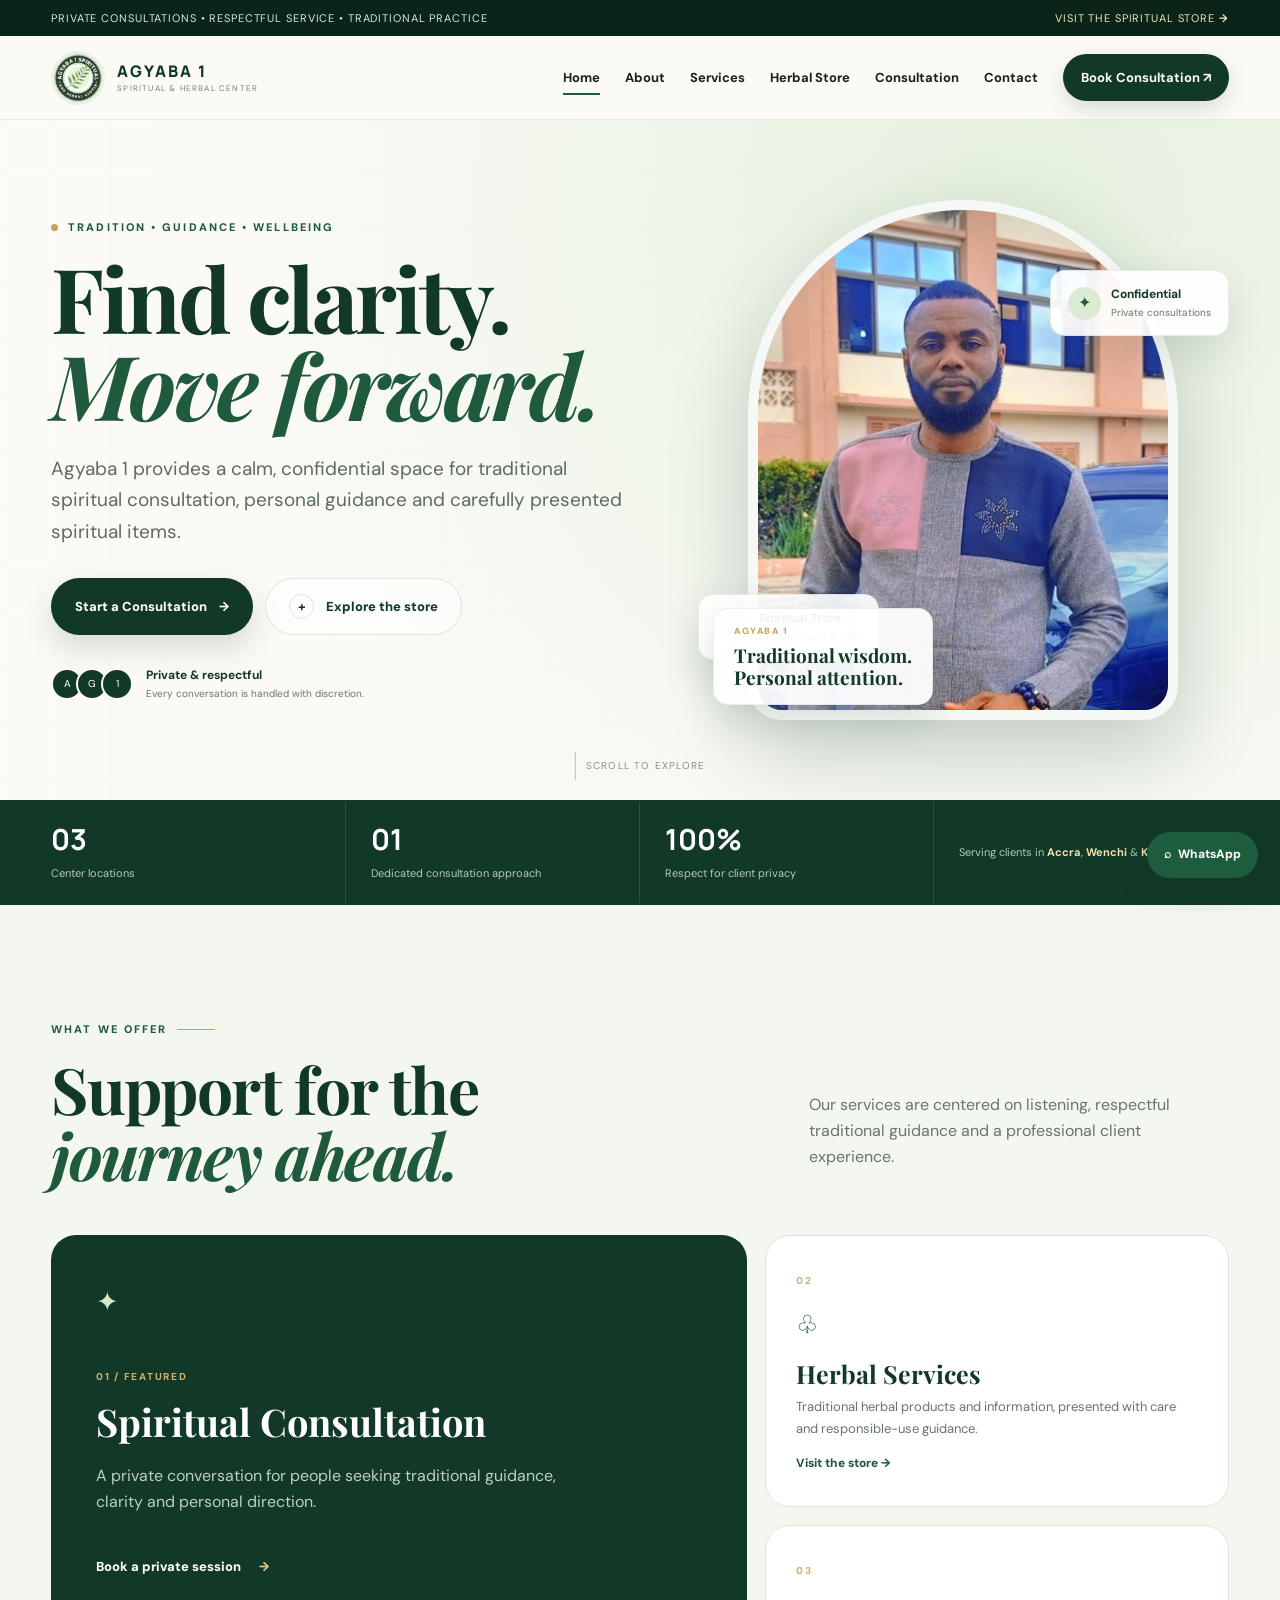
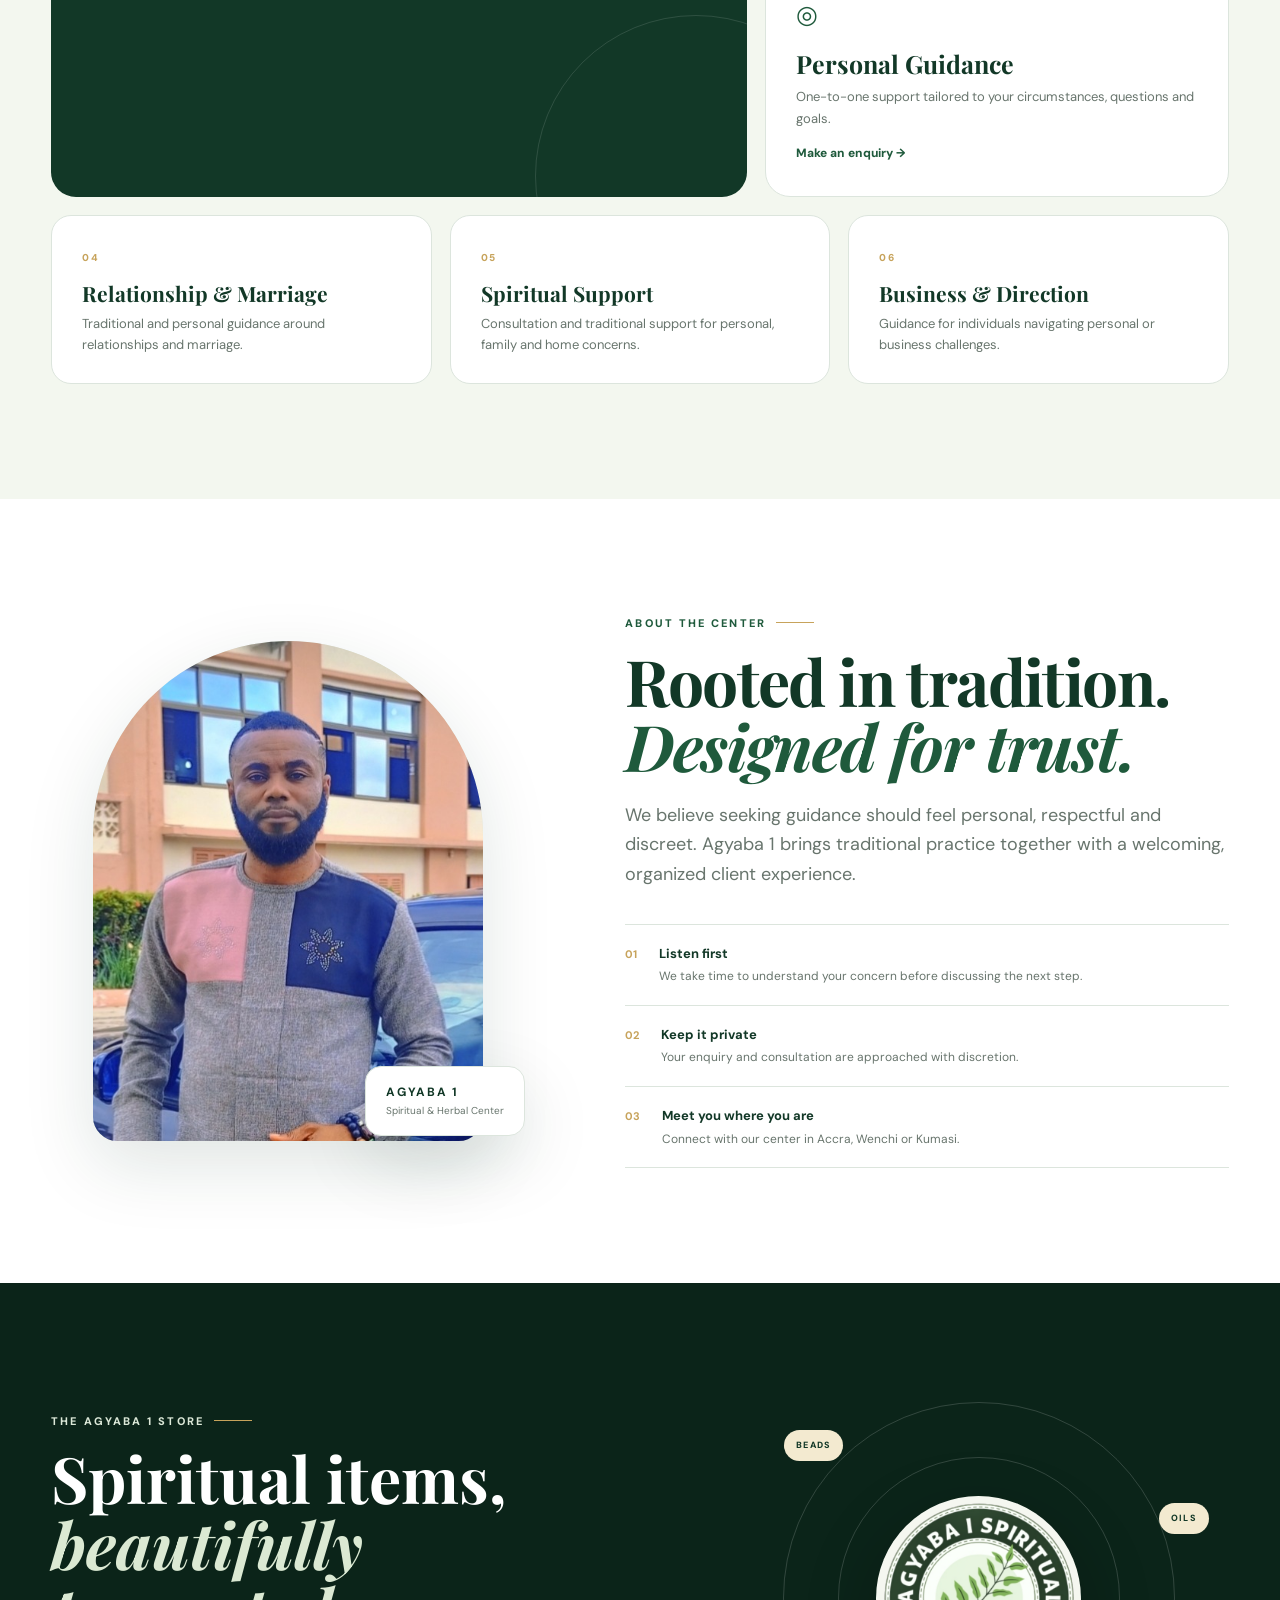
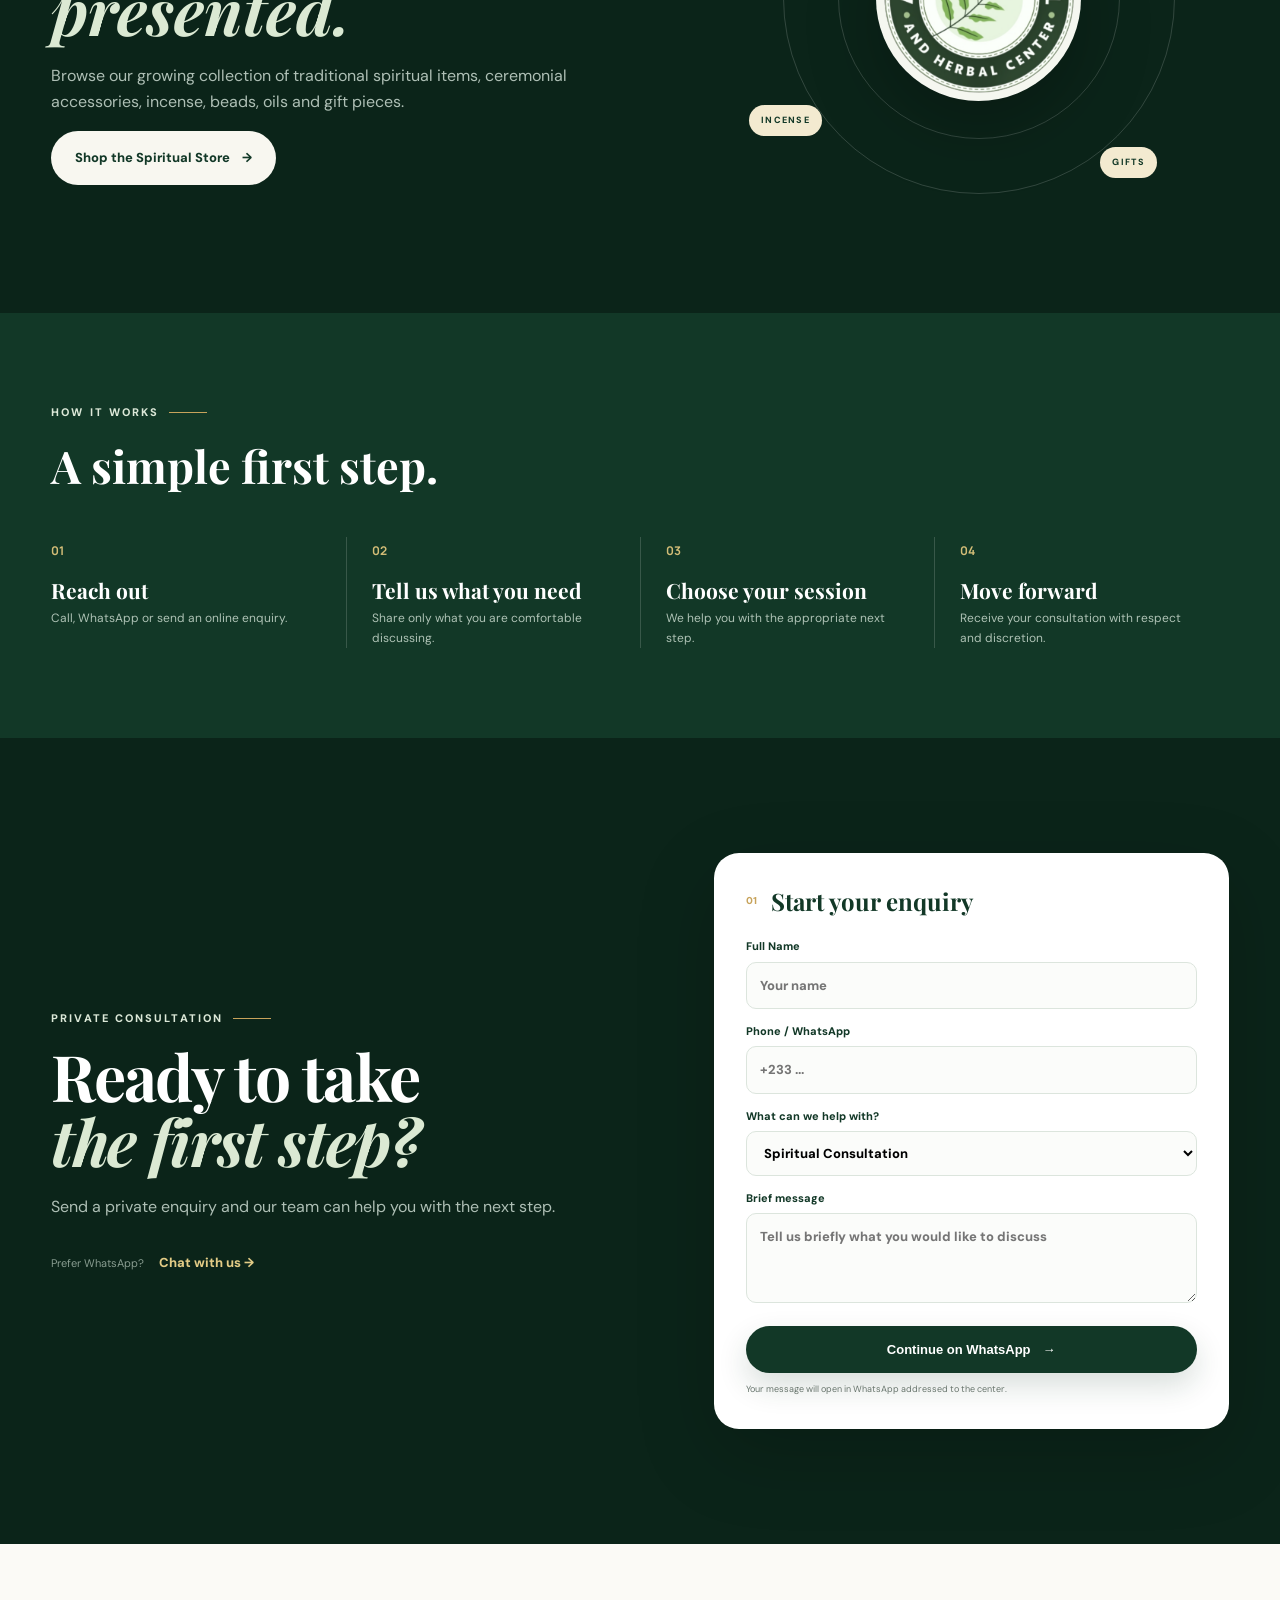
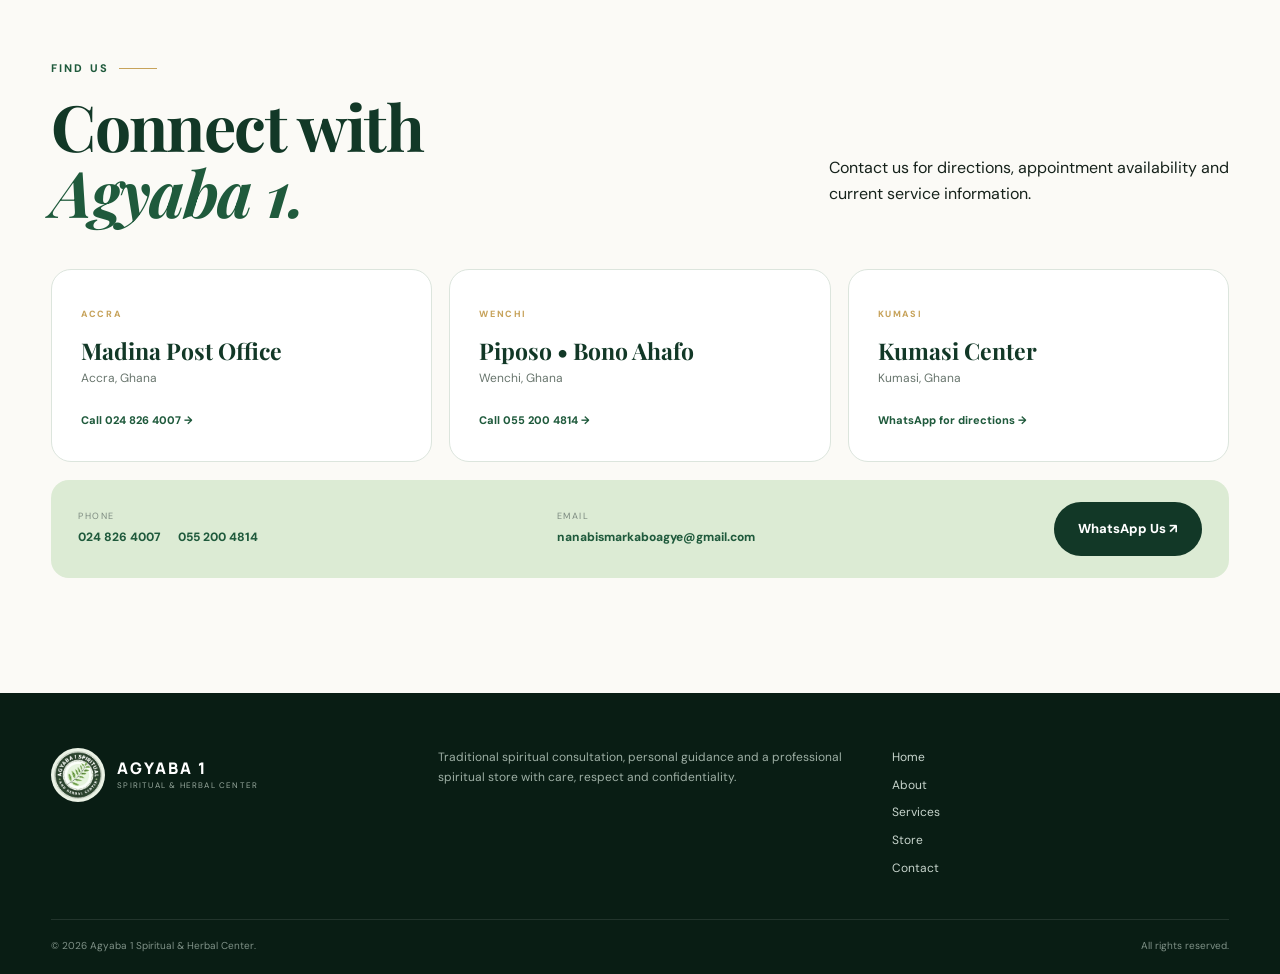
<file: index.html>
<!DOCTYPE html>
<html lang="en">
<head>
<meta charset="UTF-8"><meta name="viewport" content="width=device-width,initial-scale=1.0">
<meta name="description" content="Agyaba 1 Spiritual & Herbal Center — traditional spiritual consultation, personal guidance and a professional spiritual store.">
<title>Agyaba 1 | Spiritual & Herbal Center</title>
<link rel="icon" href="logo.png">
<link rel="preconnect" href="https://fonts.googleapis.com"><link rel="preconnect" href="https://fonts.gstatic.com" crossorigin>
<link href="https://fonts.googleapis.com/css2?family=DM+Sans:wght@400;500;600;700&family=Manrope:wght@600;700;800&family=Playfair+Display:wght@600;700&display=swap" rel="stylesheet">
<link rel="stylesheet" href="styles.css">
</head>
<body>
<div class="announcement"><div class="container announcement-inner"><span>Private consultations • Respectful service • Traditional practice</span><a href="store.html">Visit the Spiritual Store <b>→</b></a></div></div>
<header class="site-header"><nav class="nav container">
<a class="brand" href="index.html"><span class="brand-mark"><img src="logo.png" alt="Agyaba 1 logo"></span><span class="brand-text"><strong>AGYABA 1</strong><small>SPIRITUAL &amp; HERBAL CENTER</small></span></a>
<button class="menu-toggle" aria-label="Open menu">☰</button>
<div class="nav-links"><a class="active" href="index.html">Home</a><a href="#about">About</a><a href="#services">Services</a><a href="store.html">Herbal Store</a><a href="#consultation">Consultation</a><a href="#contact">Contact</a><a class="nav-cta" href="#consultation">Book Consultation ↗</a></div>
</nav></header>

<main>
<section class="hero">
<div class="hero-pattern"></div><div class="container hero-inner">
<div class="hero-copy"><div class="eyebrow"><i></i> TRADITION • GUIDANCE • WELLBEING</div>
<h1>Find clarity.<br><em>Move forward.</em></h1>
<p class="hero-lead">Agyaba 1 provides a calm, confidential space for traditional spiritual consultation, personal guidance and carefully presented spiritual items.</p>
<div class="hero-actions"><a class="btn btn-primary" href="#consultation">Start a Consultation <span>→</span></a><a class="btn btn-ghost" href="store.html"><span class="play">+</span> Explore the store</a></div>
<div class="hero-proof"><div class="avatars"><span>A</span><span>G</span><span>1</span></div><div><strong>Private &amp; respectful</strong><small>Every conversation is handled with discretion.</small></div></div>
</div>
<div class="hero-visual founder-hero">
<div class="portrait-wrap"><img src="founder.jpg" alt="Agyaba 1 founder" class="founder-photo"></div>
<div class="portrait-caption"><span>AGYABA 1</span><strong>Traditional wisdom.<br>Personal attention.</strong></div>
<div class="floating-card card-top"><span class="mini-icon">✦</span><div><b>Confidential</b><small>Private consultations</small></div></div>
<div class="floating-card card-bottom"><span class="mini-icon">♧</span><div><b>Spiritual Store</b><small>Curated items &amp; gifts</small></div></div>
</div></div><div class="scroll-cue"><span></span> Scroll to explore</div>
</section>

<section class="stats"><div class="container stats-grid"><div><strong>03</strong><span>Center locations</span></div><div><strong>01</strong><span>Dedicated consultation approach</span></div><div><strong>100%</strong><span>Respect for client privacy</span></div><div class="stats-note">Serving clients in <b>Accra</b>, <b>Wenchi</b> &amp; <b>Kumasi</b></div></div></section>

<section id="services" class="section services"><div class="container">
<div class="section-kicker">WHAT WE OFFER <span></span></div><div class="section-title-row"><h2>Support for the<br><em>journey ahead.</em></h2><p>Our services are centered on listening, respectful traditional guidance and a professional client experience.</p></div>
<div class="service-feature"><article class="feature-main"><div class="feature-icon">✦</div><span class="service-number">01 / FEATURED</span><h3>Spiritual Consultation</h3><p>A private conversation for people seeking traditional guidance, clarity and personal direction.</p><a class="arrow-link" href="#consultation">Book a private session <span>→</span></a></article>
<div class="service-side"><article><span class="service-number">02</span><div class="service-icon">♧</div><h3>Herbal Services</h3><p>Traditional herbal products and information, presented with care and responsible-use guidance.</p><a href="store.html">Visit the store →</a></article>
<article><span class="service-number">03</span><div class="service-icon">◎</div><h3>Personal Guidance</h3><p>One-to-one support tailored to your circumstances, questions and goals.</p><a href="#consultation">Make an enquiry →</a></article></div></div>
<div class="service-grid"><article><span>04</span><h3>Relationship &amp; Marriage</h3><p>Traditional and personal guidance around relationships and marriage.</p></article><article><span>05</span><h3>Spiritual Support</h3><p>Consultation and traditional support for personal, family and home concerns.</p></article><article><span>06</span><h3>Business &amp; Direction</h3><p>Guidance for individuals navigating personal or business challenges.</p></article></div>
</div></section>

<section id="about" class="section about"><div class="container about-grid">
<div class="about-visual founder-about"><div class="about-photo-frame"><img src="founder.jpg" alt="Agyaba 1 founder"></div><div class="about-badge"><strong>AGYABA 1</strong><span>Spiritual &amp; Herbal Center</span></div></div>
<div class="about-copy"><div class="section-kicker">ABOUT THE CENTER <span></span></div><h2>Rooted in tradition.<br><em>Designed for trust.</em></h2><p class="large">We believe seeking guidance should feel personal, respectful and discreet. Agyaba 1 brings traditional practice together with a welcoming, organized client experience.</p>
<div class="about-points"><div><b>01</b><span><strong>Listen first</strong><small>We take time to understand your concern before discussing the next step.</small></span></div><div><b>02</b><span><strong>Keep it private</strong><small>Your enquiry and consultation are approached with discretion.</small></span></div><div><b>03</b><span><strong>Meet you where you are</strong><small>Connect with our center in Accra, Wenchi or Kumasi.</small></span></div></div></div>
</div></section>

<section class="store-teaser"><div class="container store-teaser-grid"><div><div class="section-kicker light">THE AGYABA 1 STORE <span></span></div><h2>Spiritual items,<br><em>beautifully presented.</em></h2><p>Browse our growing collection of traditional spiritual items, ceremonial accessories, incense, beads, oils and gift pieces.</p><a class="btn btn-light" href="store.html">Shop the Spiritual Store <span>→</span></a></div><div class="store-orbit"><div class="store-center"><img src="logo.png" alt=""></div><span class="orbit-tag tag1">BEADS</span><span class="orbit-tag tag2">OILS</span><span class="orbit-tag tag3">INCENSE</span><span class="orbit-tag tag4">GIFTS</span></div></div></section>

<section class="process"><div class="container"><div class="process-heading"><div class="section-kicker light">HOW IT WORKS <span></span></div><h2>A simple first step.</h2></div><div class="process-grid"><div><span>01</span><h3>Reach out</h3><p>Call, WhatsApp or send an online enquiry.</p></div><div><span>02</span><h3>Tell us what you need</h3><p>Share only what you are comfortable discussing.</p></div><div><span>03</span><h3>Choose your session</h3><p>We help you with the appropriate next step.</p></div><div><span>04</span><h3>Move forward</h3><p>Receive your consultation with respect and discretion.</p></div></div></div></section>

<section id="consultation" class="section consultation"><div class="container consultation-wrap"><div class="consult-copy"><div class="section-kicker light">PRIVATE CONSULTATION <span></span></div><h2>Ready to take<br><em>the first step?</em></h2><p>Send a private enquiry and our team can help you with the next step.</p><div class="direct"><span>Prefer WhatsApp?</span><a href="https://wa.me/233248264007" target="_blank" rel="noopener">Chat with us →</a></div></div>
<form id="consultForm" class="premium-form"><div class="form-title"><span>01</span><h3>Start your enquiry</h3></div><label>Full Name<input name="name" required placeholder="Your name"></label><label>Phone / WhatsApp<input name="phone" required placeholder="+233 ..."></label><label>What can we help with?<select name="service"><option>Spiritual Consultation</option><option>Herbal Services</option><option>Personal Guidance</option><option>Relationship &amp; Marriage Support</option><option>Spiritual Support</option><option>Business &amp; Personal Direction</option></select></label><label>Brief message<textarea name="message" rows="3" placeholder="Tell us briefly what you would like to discuss"></textarea></label><button class="btn btn-primary" type="submit">Continue on WhatsApp <span>→</span></button><small>Your message will open in WhatsApp addressed to the center.</small></form></div></section>

<section id="contact" class="section contact"><div class="container"><div class="section-kicker">FIND US <span></span></div><div class="contact-head"><h2>Connect with<br><em>Agyaba 1.</em></h2><p>Contact us for directions, appointment availability and current service information.</p></div><div class="location-grid"><div class="location-card"><span>ACCRA</span><h3>Madina Post Office</h3><p>Accra, Ghana</p><a href="tel:+233248264007">Call 024 826 4007 →</a></div><div class="location-card"><span>WENCHI</span><h3>Piposo • Bono Ahafo</h3><p>Wenchi, Ghana</p><a href="tel:+233552004814">Call 055 200 4814 →</a></div><div class="location-card"><span>KUMASI</span><h3>Kumasi Center</h3><p>Kumasi, Ghana</p><a href="https://wa.me/233248264007" target="_blank" rel="noopener">WhatsApp for directions →</a></div></div>
<div class="contact-strip"><div><small>PHONE</small><a href="tel:+233248264007">024 826 4007</a><a href="tel:+233552004814">055 200 4814</a></div><div><small>EMAIL</small><a href="mailto:nanabismarkaboagye@gmail.com">nanabismarkaboagye@gmail.com</a></div><a class="btn btn-dark" href="https://wa.me/233248264007" target="_blank" rel="noopener">WhatsApp Us ↗</a></div></div></section>
</main>
<footer><div class="container footer-top"><div class="brand footer-brand"><span class="brand-mark"><img src="logo.png" alt=""></span><span class="brand-text"><strong>AGYABA 1</strong><small>SPIRITUAL &amp; HERBAL CENTER</small></span></div><p>Traditional spiritual consultation, personal guidance and a professional spiritual store with care, respect and confidentiality.</p><div class="footer-links"><a href="index.html">Home</a><a href="#about">About</a><a href="#services">Services</a><a href="store.html">Store</a><a href="#contact">Contact</a></div></div><div class="container copyright"><span>© 2026 Agyaba 1 Spiritual &amp; Herbal Center.</span><span>All rights reserved.</span></div></footer>
<a class="floating-wa" href="https://wa.me/233248264007" target="_blank" rel="noopener">⌕<span>WhatsApp</span></a>
<script src="script.js"></script>
</body></html>
</file>
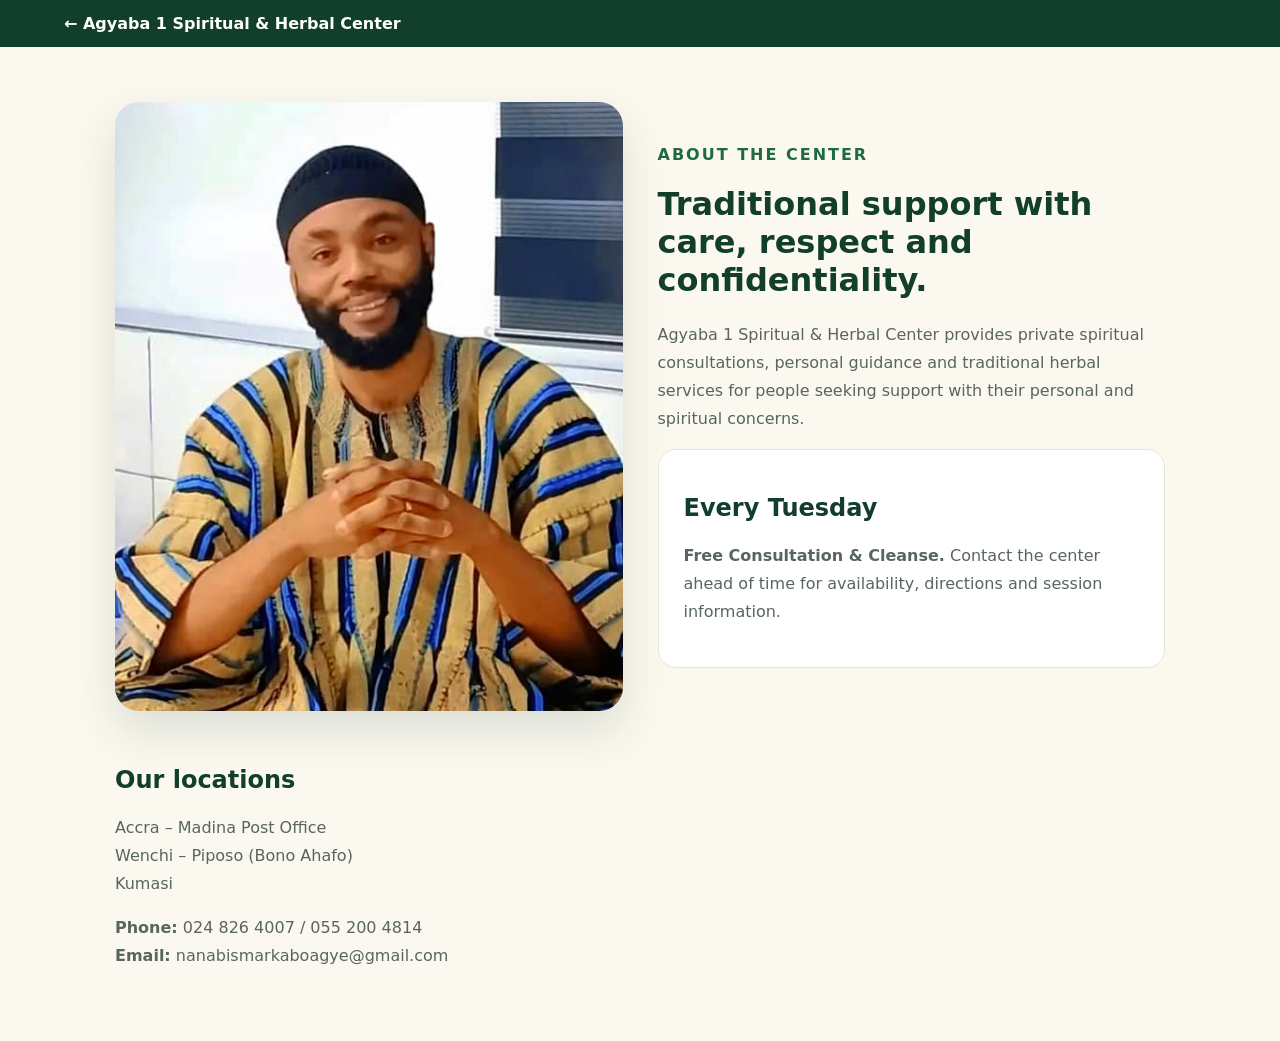
<file: about.html>
<!doctype html><html lang="en"><head><meta charset="utf-8"><meta name="viewport" content="width=device-width,initial-scale=1"><title>About | Agyaba 1 Spiritual & Herbal Center</title><style>body{margin:0;font-family:system-ui,-apple-system,Segoe UI,Roboto,Arial;background:#fbf8ef;color:#17231d}header{background:#123f2b;color:white;padding:14px 5%}header a{color:white;text-decoration:none;font-weight:800}.wrap{max-width:1050px;margin:auto;padding:55px 5%}.grid{display:grid;grid-template-columns:1fr 1fr;gap:35px;align-items:center}.grid img{width:100%;border-radius:24px;box-shadow:0 20px 45px #123f2b22}h1,h2{color:#123f2b}p{line-height:1.75;color:#58665e}.box{background:white;padding:25px;border-radius:18px;border:1px solid #e8e4d7}@media(max-width:750px){.grid{grid-template-columns:1fr}}</style></head><body><header><a href="index.html">← Agyaba 1 Spiritual & Herbal Center</a></header><main class="wrap"><div class="grid"><img src="agyaba1-founder.jpg" alt="Agyaba 1 Spiritual & Herbal Center founder"><div><div style="letter-spacing:2px;font-weight:900;color:#1f6a46">ABOUT THE CENTER</div><h1>Traditional support with care, respect and confidentiality.</h1><p>Agyaba 1 Spiritual & Herbal Center provides private spiritual consultations, personal guidance and traditional herbal services for people seeking support with their personal and spiritual concerns.</p><div class="box"><h2>Every Tuesday</h2><p><strong>Free Consultation & Cleanse.</strong> Contact the center ahead of time for availability, directions and session information.</p></div></div></div><section style="margin-top:55px"><h2>Our locations</h2><p>Accra – Madina Post Office<br>Wenchi – Piposo (Bono Ahafo)<br>Kumasi</p><p><strong>Phone:</strong> 024 826 4007 / 055 200 4814<br><strong>Email:</strong> nanabismarkaboagye@gmail.com</p></section></main></body></html>
</file>
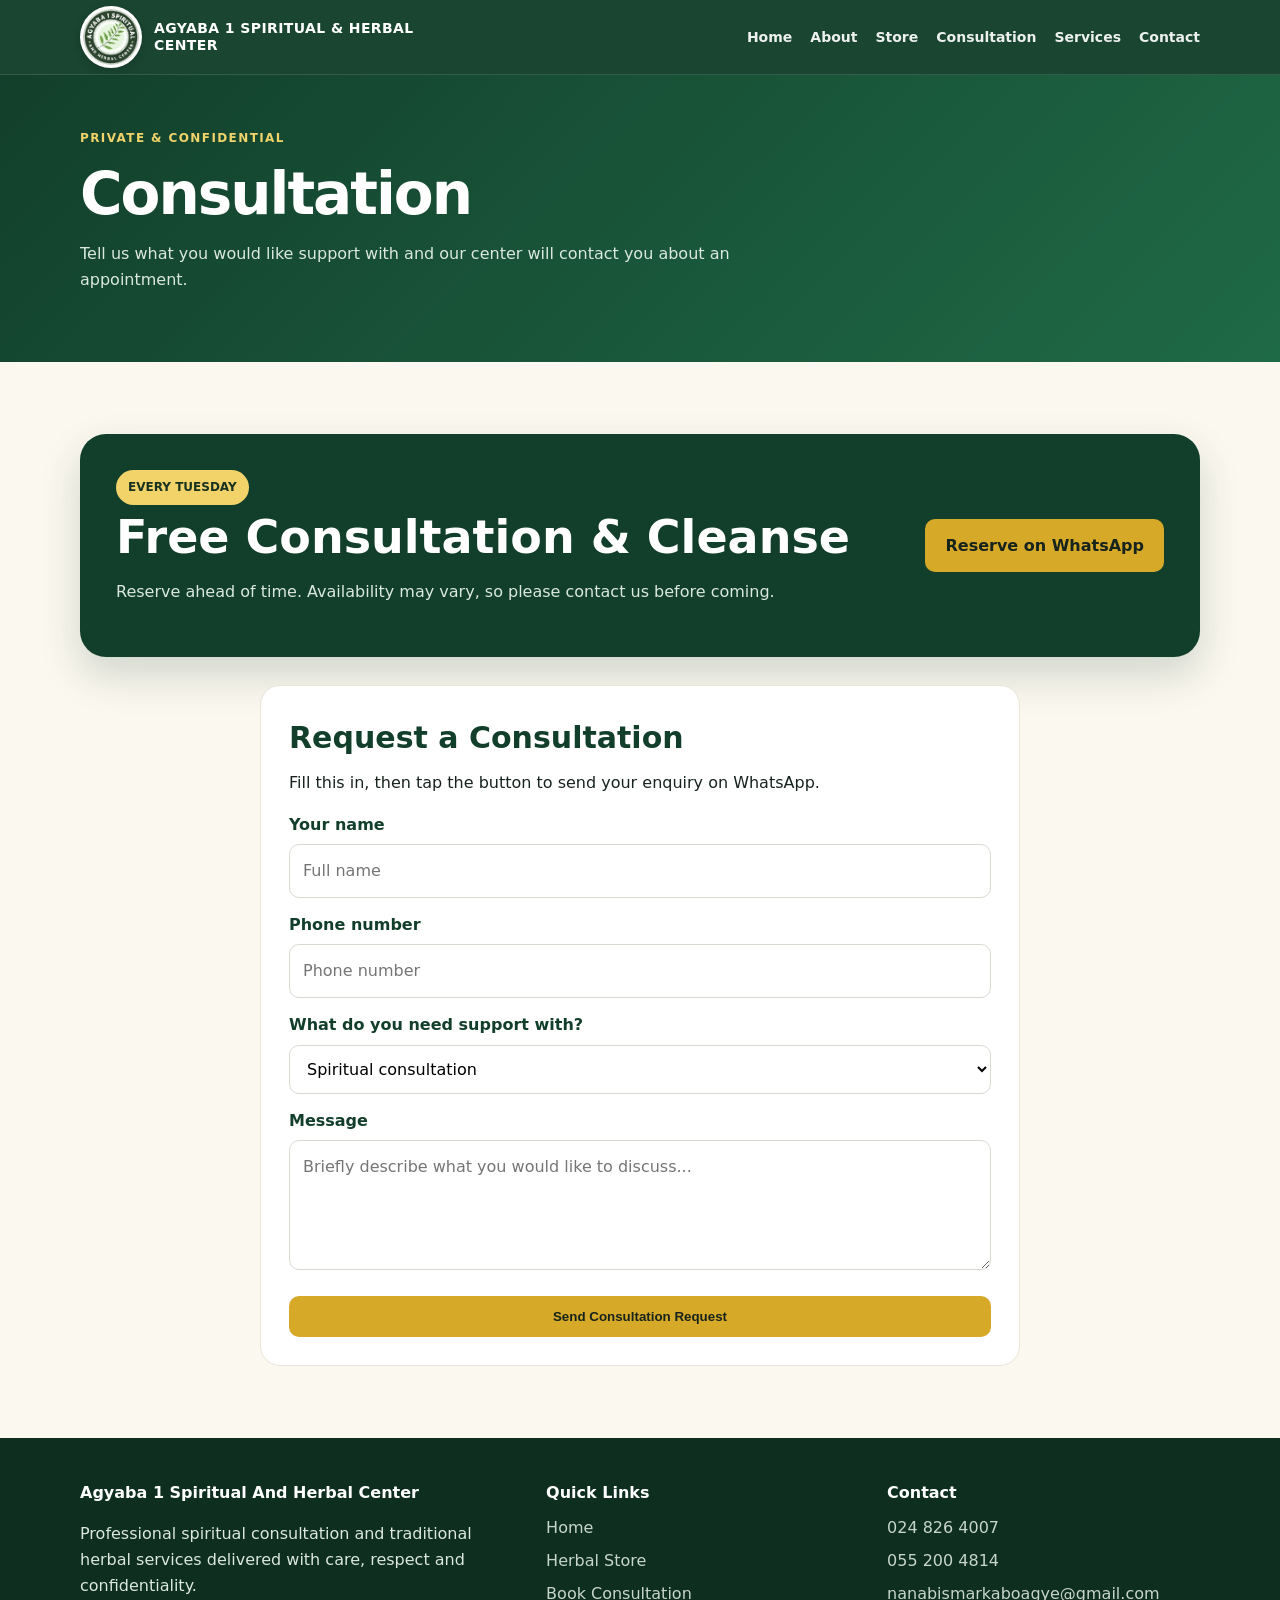
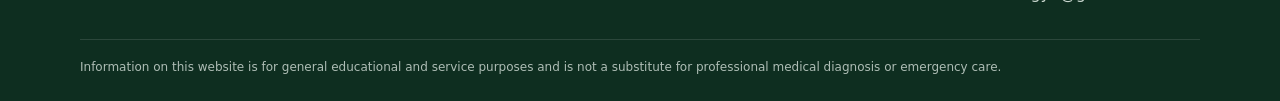
<file: consultation.html>
<!doctype html><html lang="en"><head><meta charset="utf-8"><meta name="viewport" content="width=device-width,initial-scale=1"><meta name="description" content="Agyaba 1 Spiritual And Herbal Center — spiritual consultation, traditional herbal services, store and Tuesday free consultation and cleanse."><title>Agyaba 1 | Consultation</title><style>
:root{
  --green:#123f2b; --green2:#1f6a46; --cream:#fbf8ef; --gold:#d6a928;
  --ink:#17231d; --muted:#647067; --white:#fff; --line:#e8e4d7;
}
*{box-sizing:border-box} html{scroll-behavior:smooth}
body{margin:0;font-family:Inter,system-ui,-apple-system,Segoe UI,Roboto,Arial,sans-serif;color:var(--ink);background:var(--cream);line-height:1.6}
a{text-decoration:none;color:inherit}.container{width:min(1120px,92%);margin:auto}
header{position:sticky;top:0;z-index:50;background:rgba(18,63,43,.97);color:#fff;border-bottom:1px solid rgba(255,255,255,.12)}
.nav{min-height:74px;display:flex;align-items:center;justify-content:space-between;gap:18px}
.brand{display:flex;align-items:center;gap:12px;font-weight:800;letter-spacing:.4px}
.brand img{width:62px;height:62px;object-fit:cover;border-radius:50%;background:#fff;padding:3px;flex:0 0 62px;box-shadow:0 3px 10px rgba(0,0,0,.16)}
.brand span{max-width:280px;font-size:14px;line-height:1.2}
nav{display:flex;gap:18px;align-items:center}nav a{font-size:14px;font-weight:700;opacity:.92}nav a:hover{color:#f4d56b}
.menu{display:none;background:none;border:1px solid rgba(255,255,255,.3);color:#fff;padding:8px 10px;border-radius:9px}
.hero{padding:72px 0 58px;background:radial-gradient(circle at 15% 15%,#e6f0e7 0,#fbf8ef 42%,#f4efe0 100%)}
.hero-grid{display:grid;grid-template-columns:1.05fr .95fr;gap:46px;align-items:center}
.badge{display:inline-block;background:#e4f0e6;color:var(--green);padding:7px 13px;border-radius:999px;font-size:12px;font-weight:800;letter-spacing:.6px}
h1{font-size:clamp(42px,6vw,72px);line-height:.98;margin:18px 0 18px;color:var(--green);letter-spacing:-2px}
.hero h1 span{color:var(--gold)}.lead{font-size:18px;color:#4f5e54;max-width:650px}
.actions{display:flex;flex-wrap:wrap;gap:12px;margin-top:28px}.btn{display:inline-flex;align-items:center;justify-content:center;padding:13px 19px;border-radius:10px;font-weight:800;border:1px solid transparent}
.btn-primary{background:var(--gold);color:#17231d}.btn-dark{background:var(--green);color:#fff}.btn-outline{border-color:#c8c8bc;color:var(--green);background:#fff}
.hero-card{background:#fff;border:1px solid var(--line);border-radius:24px;padding:24px;box-shadow:0 18px 50px rgba(22,44,33,.10)}
.hero-card img{width:100%;max-height:390px;object-fit:contain;display:block}
.section{padding:72px 0}.section.alt{background:#fff}.section-head{text-align:center;max-width:720px;margin:0 auto 38px}.eyebrow{color:var(--green2);font-size:12px;font-weight:900;letter-spacing:1.4px;text-transform:uppercase}
h2{font-size:clamp(30px,4vw,46px);line-height:1.08;margin:8px 0 12px;color:var(--green)}.section-head p{color:var(--muted)}
.grid{display:grid;grid-template-columns:repeat(3,1fr);gap:18px}
.card{background:#fff;border:1px solid var(--line);border-radius:18px;padding:24px;box-shadow:0 8px 25px rgba(22,44,33,.05)}
.card h3{margin:10px 0 7px;color:var(--green)}.icon{width:46px;height:46px;border-radius:12px;background:#e8f0e7;display:grid;place-items:center;font-size:22px}
.tuesday{background:var(--green);color:#fff;border-radius:26px;padding:36px;display:grid;grid-template-columns:1fr auto;gap:24px;align-items:center;box-shadow:0 18px 40px rgba(18,63,43,.18)}
.tuesday h2{color:#fff}.tuesday p{color:#dbe8df}.pill{display:inline-block;background:#f1d36a;color:#17321f;padding:8px 12px;border-radius:999px;font-weight:900;font-size:12px}
.list{padding-left:20px}.list li{margin:8px 0}
.info{display:grid;grid-template-columns:repeat(3,1fr);gap:18px}.info .card strong{display:block;color:var(--green);margin-bottom:4px}
.cta{background:#eadfbf}.cta-box{display:flex;align-items:center;justify-content:space-between;gap:24px}
footer{background:#0e2e20;color:#dbe7df;padding:42px 0 24px}.footer-grid{display:grid;grid-template-columns:1.4fr 1fr 1fr;gap:28px}.footer-title{color:#fff;font-weight:900;margin-bottom:10px}footer a{display:block;margin:7px 0;color:#c7d5cd}
.disclaimer{font-size:12px;color:#aebdb5;border-top:1px solid rgba(255,255,255,.12);margin-top:25px;padding-top:18px}
.page-hero{padding:54px 0;background:linear-gradient(135deg,#123f2b,#1f6a46);color:#fff}.page-hero h1{color:#fff;font-size:clamp(38px,5vw,58px)}.page-hero p{color:#dbe8df;max-width:720px}
.products{display:grid;grid-template-columns:repeat(3,1fr);gap:20px}.product .price{font-size:22px;font-weight:900;color:var(--green);margin:12px 0}
.form{max-width:760px;margin:auto;background:#fff;padding:28px;border-radius:20px;border:1px solid var(--line)}label{display:block;font-weight:800;color:var(--green);margin:14px 0 7px}input,select,textarea{width:100%;padding:13px;border:1px solid #d8d9d1;border-radius:10px;font:inherit;background:#fff}textarea{min-height:130px}
.note{padding:16px;border-left:4px solid var(--gold);background:#fff8dc;border-radius:8px;margin:20px 0}
@media(max-width:800px){.brand img{width:58px;height:58px;flex-basis:58px}.brand span{max-width:210px;font-size:13px}nav{display:none}.menu{display:block}.nav.open nav{display:flex;position:absolute;left:0;right:0;top:74px;background:var(--green);padding:16px;flex-direction:column;align-items:flex-start}.hero-grid,.tuesday,.cta-box{grid-template-columns:1fr;display:grid}.grid,.products,.info,.footer-grid{grid-template-columns:1fr}.hero{padding-top:44px}.section{padding:54px 0}}
</style></head><body>
<header><div class="container nav" id="nav">
<a class="brand" href="index.html"><img src="logo.png" alt="Agyaba 1 logo"><span>AGYABA 1 SPIRITUAL & HERBAL CENTER</span></a>
<button class="menu" onclick="document.getElementById('nav').classList.toggle('open')">☰</button>
<nav>
<a href="index.html">Home</a><a href="about.html">About</a><a href="store.html">Store</a><a href="consultation.html">Consultation</a><a href="index.html#services">Services</a><a href="index.html#contact">Contact</a>
</nav></div></header>

<main><section class="page-hero"><div class="container"><div class="eyebrow" style="color:#f1d36a">PRIVATE & CONFIDENTIAL</div><h1>Consultation</h1><p>Tell us what you would like support with and our center will contact you about an appointment.</p></div></section>
<section class="section"><div class="container">
<div class="tuesday" style="margin-bottom:28px"><div><span class="pill">EVERY TUESDAY</span><h2>Free Consultation & Cleanse</h2><p>Reserve ahead of time. Availability may vary, so please contact us before coming.</p></div><a class="btn btn-primary" href="https://wa.me/233248264007?text=Hello%20Agyaba%201%2C%20I%20would%20like%20to%20reserve%20a%20Tuesday%20free%20consultation%20and%20cleanse." target="_blank">Reserve on WhatsApp</a></div>
<form class="form" action="https://wa.me/233248264007" method="get" target="_blank">
<h2 style="font-size:30px">Request a Consultation</h2>
<p>Fill this in, then tap the button to send your enquiry on WhatsApp.</p>
<label>Your name</label><input name="name" placeholder="Full name" required>
<label>Phone number</label><input name="phone" placeholder="Phone number" required>
<label>What do you need support with?</label><select name="topic"><option>Spiritual consultation</option><option>Personal guidance</option><option>Relationship / marriage</option><option>Spiritual protection</option><option>Herbal product enquiry</option><option>Tuesday free consultation & cleanse</option><option>Other</option></select>
<label>Message</label><textarea name="message" placeholder="Briefly describe what you would like to discuss..."></textarea>
<input type="hidden" name="text" value="Hello Agyaba 1, I would like to request a consultation.">
<button class="btn btn-primary" style="margin-top:18px;width:100%;border:0" type="submit">Send Consultation Request</button>
</form>
</div></section></main>

<footer><div class="container footer-grid">
<div><div class="footer-title">Agyaba 1 Spiritual And Herbal Center</div><p>Professional spiritual consultation and traditional herbal services delivered with care, respect and confidentiality.</p></div>
<div><div class="footer-title">Quick Links</div><a href="index.html">Home</a><a href="store.html">Herbal Store</a><a href="consultation.html">Book Consultation</a></div>
<div><div class="footer-title">Contact</div><a href="tel:0248264007">024 826 4007</a><a href="tel:0552004814">055 200 4814</a><a href="mailto:nanabismarkaboagye@gmail.com">nanabismarkaboagye@gmail.com</a></div>
</div><div class="container disclaimer">Information on this website is for general educational and service purposes and is not a substitute for professional medical diagnosis or emergency care.</div></footer>
<script>document.querySelectorAll('nav a').forEach(a=>a.addEventListener('click',()=>document.getElementById('nav').classList.remove('open')))</script>
</body></html>
</file>
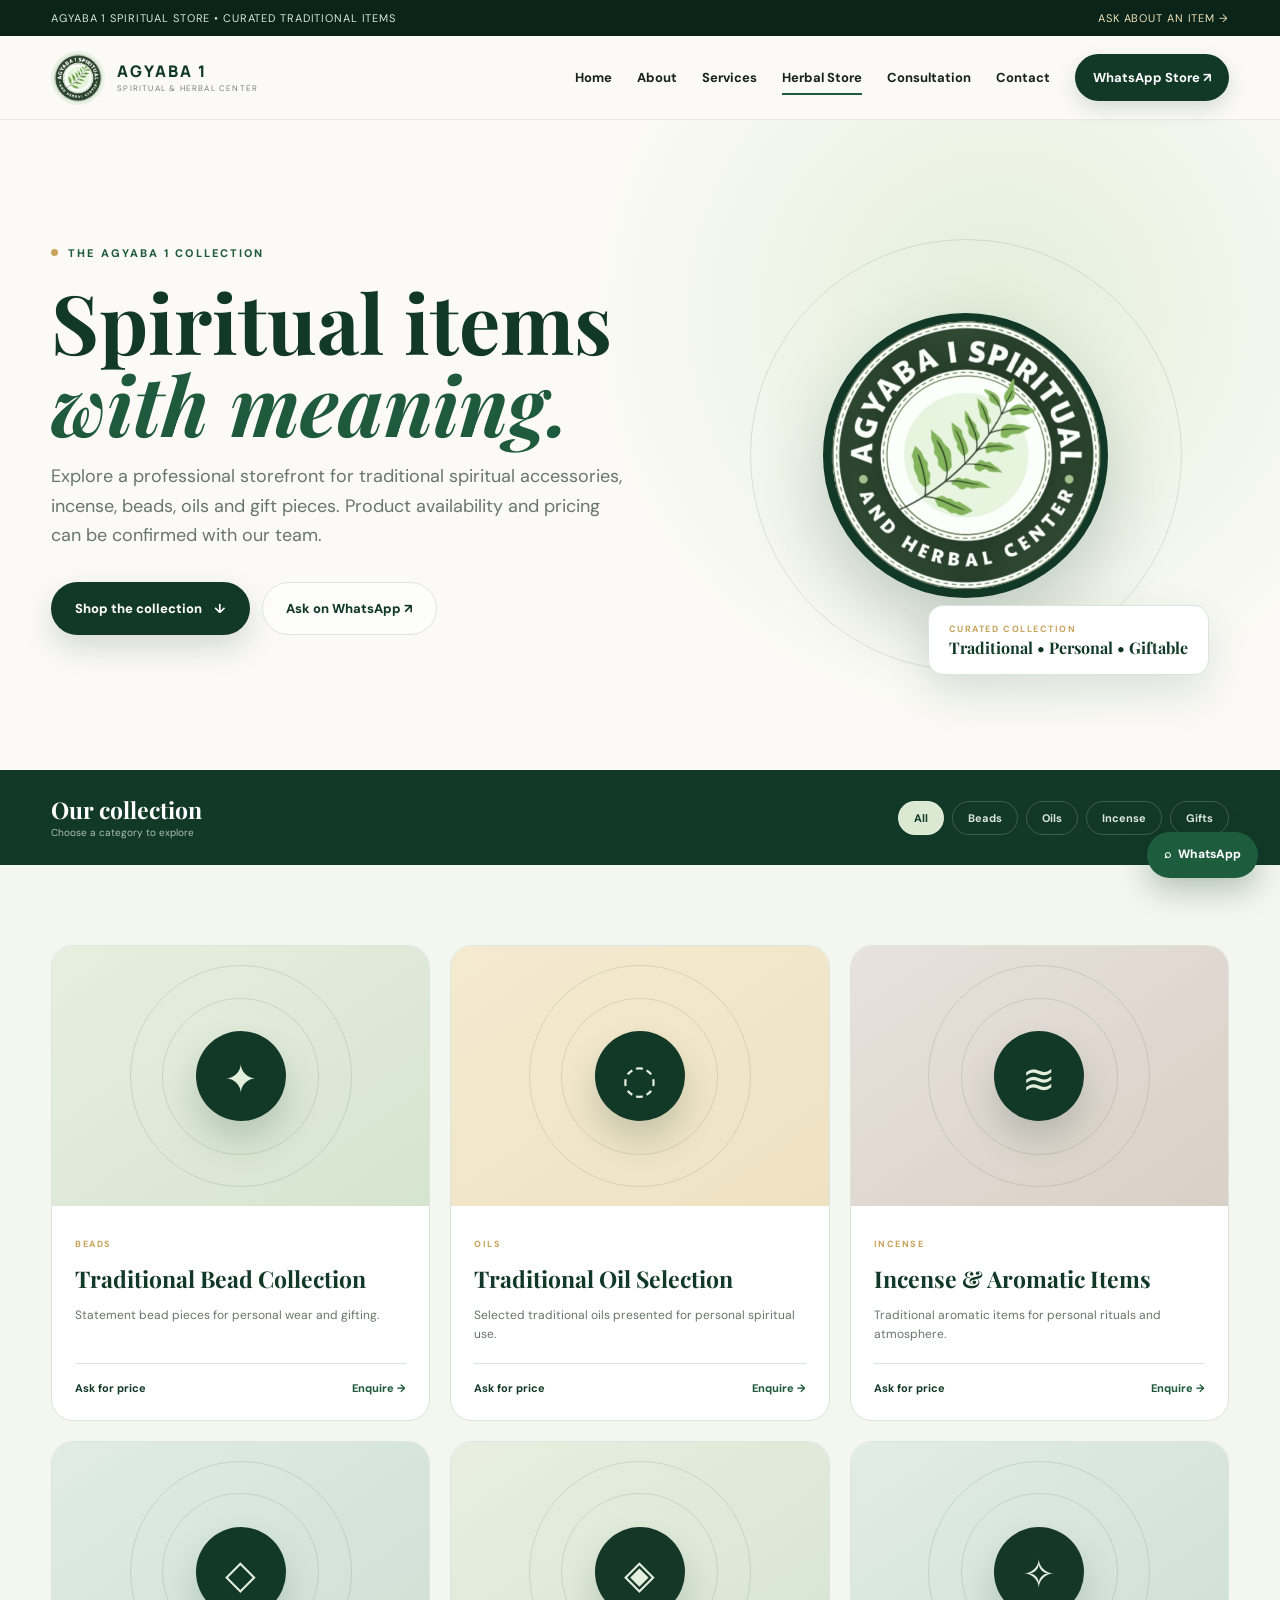
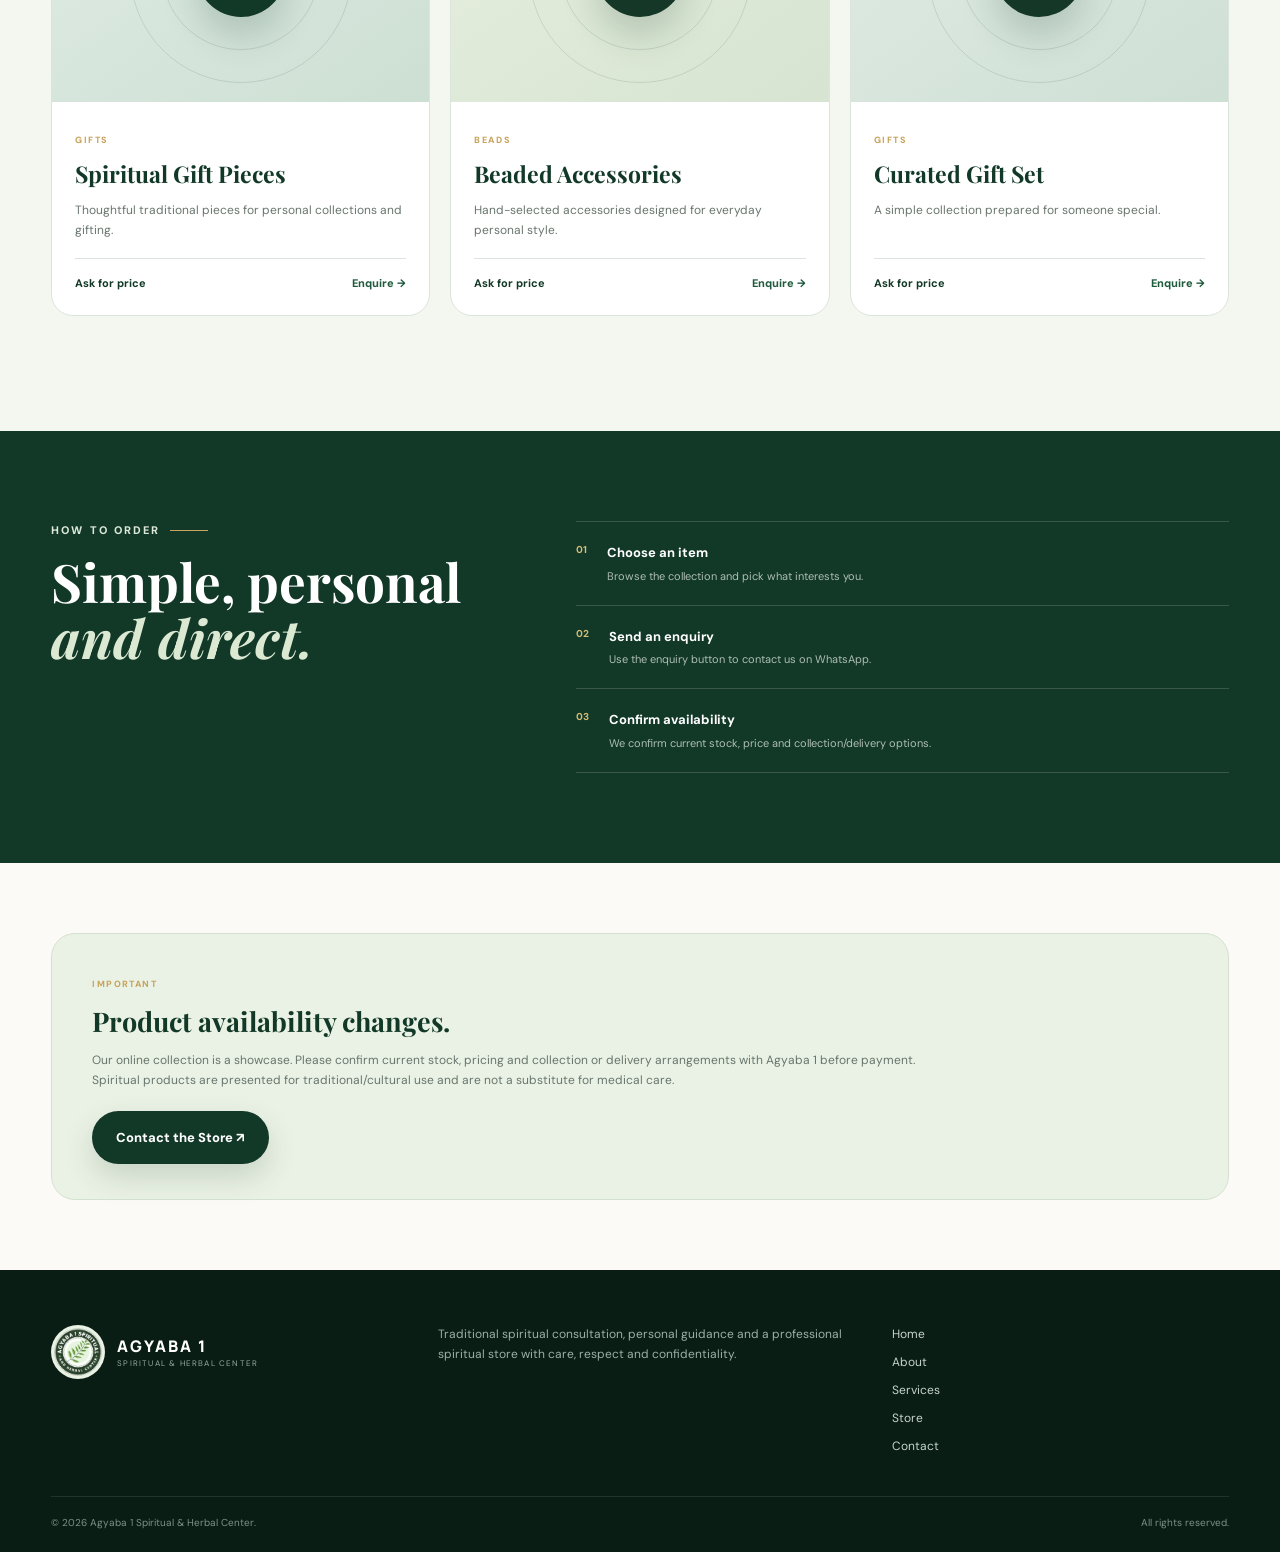
<file: store.html>
<!DOCTYPE html>
<html lang="en"><head><meta charset="UTF-8"><meta name="viewport" content="width=device-width,initial-scale=1.0"><meta name="description" content="Agyaba 1 Spiritual Store — traditional spiritual items, accessories, incense, beads, oils and gift pieces."><title>Spiritual Store | Agyaba 1</title><link rel="icon" href="logo.png"><link rel="preconnect" href="https://fonts.googleapis.com"><link rel="preconnect" href="https://fonts.gstatic.com" crossorigin><link href="https://fonts.googleapis.com/css2?family=DM+Sans:wght@400;500;600;700&family=Manrope:wght@600;700;800&family=Playfair+Display:wght@600;700&display=swap" rel="stylesheet"><link rel="stylesheet" href="styles.css"></head>
<body><div class="announcement"><div class="container announcement-inner"><span>AGYABA 1 SPIRITUAL STORE • CURATED TRADITIONAL ITEMS</span><a href="https://wa.me/233248264007" target="_blank" rel="noopener">Ask about an item →</a></div></div>
<header class="site-header"><nav class="nav container"><a class="brand" href="index.html"><span class="brand-mark"><img src="logo.png" alt=""></span><span class="brand-text"><strong>AGYABA 1</strong><small>SPIRITUAL &amp; HERBAL CENTER</small></span></a><button class="menu-toggle">☰</button><div class="nav-links"><a href="index.html">Home</a><a href="index.html#about">About</a><a href="index.html#services">Services</a><a class="active" href="store.html">Herbal Store</a><a href="index.html#consultation">Consultation</a><a href="index.html#contact">Contact</a><a class="nav-cta" href="https://wa.me/233248264007" target="_blank" rel="noopener">WhatsApp Store ↗</a></div></nav></header>
<main>
<section class="store-hero"><div class="container store-hero-grid"><div><div class="eyebrow"><i></i> THE AGYABA 1 COLLECTION</div><h1>Spiritual items<br><em>with meaning.</em></h1><p>Explore a professional storefront for traditional spiritual accessories, incense, beads, oils and gift pieces. Product availability and pricing can be confirmed with our team.</p><div class="hero-actions"><a class="btn btn-primary" href="#products">Shop the collection <span>↓</span></a><a class="btn btn-ghost" href="https://wa.me/233248264007" target="_blank" rel="noopener">Ask on WhatsApp ↗</a></div></div><div class="store-hero-art"><div class="store-seal"><img src="logo.png" alt="Agyaba 1"></div><div class="store-art-card"><b>CURATED COLLECTION</b><span>Traditional • Personal • Giftable</span></div></div></div></section>
<section class="shopbar"><div class="container shopbar-inner"><div><strong>Our collection</strong><span>Choose a category to explore</span></div><div class="filters"><button class="filter active" data-filter="all">All</button><button class="filter" data-filter="beads">Beads</button><button class="filter" data-filter="oils">Oils</button><button class="filter" data-filter="incense">Incense</button><button class="filter" data-filter="gifts">Gifts</button></div></div></section>
<section id="products" class="section products-section"><div class="container"><div class="product-grid">
<article class="shop-card" data-category="beads"><div class="product-art beads"><span>✦</span></div><div class="product-meta"><small>BEADS</small><h3>Traditional Bead Collection</h3><p>Statement bead pieces for personal wear and gifting.</p><div class="product-row"><strong>Ask for price</strong><a href="https://wa.me/233248264007?text=Hello%20Agyaba%201%2C%20I%27m%20interested%20in%20the%20Traditional%20Bead%20Collection." target="_blank">Enquire →</a></div></div></article>
<article class="shop-card" data-category="oils"><div class="product-art oils"><span>◌</span></div><div class="product-meta"><small>OILS</small><h3>Traditional Oil Selection</h3><p>Selected traditional oils presented for personal spiritual use.</p><div class="product-row"><strong>Ask for price</strong><a href="https://wa.me/233248264007?text=Hello%20Agyaba%201%2C%20I%27m%20interested%20in%20the%20Traditional%20Oil%20Selection." target="_blank">Enquire →</a></div></div></article>
<article class="shop-card" data-category="incense"><div class="product-art incense"><span>≋</span></div><div class="product-meta"><small>INCENSE</small><h3>Incense &amp; Aromatic Items</h3><p>Traditional aromatic items for personal rituals and atmosphere.</p><div class="product-row"><strong>Ask for price</strong><a href="https://wa.me/233248264007?text=Hello%20Agyaba%201%2C%20I%27m%20interested%20in%20Incense%20%26%20Aromatic%20Items." target="_blank">Enquire →</a></div></div></article>
<article class="shop-card" data-category="gifts"><div class="product-art gifts"><span>◇</span></div><div class="product-meta"><small>GIFTS</small><h3>Spiritual Gift Pieces</h3><p>Thoughtful traditional pieces for personal collections and gifting.</p><div class="product-row"><strong>Ask for price</strong><a href="https://wa.me/233248264007?text=Hello%20Agyaba%201%2C%20I%27m%20interested%20in%20Spiritual%20Gift%20Pieces." target="_blank">Enquire →</a></div></div></article>
<article class="shop-card" data-category="beads"><div class="product-art beads alt"><span>◈</span></div><div class="product-meta"><small>BEADS</small><h3>Beaded Accessories</h3><p>Hand-selected accessories designed for everyday personal style.</p><div class="product-row"><strong>Ask for price</strong><a href="https://wa.me/233248264007" target="_blank">Enquire →</a></div></div></article>
<article class="shop-card" data-category="gifts"><div class="product-art gifts alt"><span>✧</span></div><div class="product-meta"><small>GIFTS</small><h3>Curated Gift Set</h3><p>A simple collection prepared for someone special.</p><div class="product-row"><strong>Ask for price</strong><a href="https://wa.me/233248264007" target="_blank">Enquire →</a></div></div></article>
</div></div></section>
<section class="store-info"><div class="container store-info-grid"><div><div class="section-kicker light">HOW TO ORDER <span></span></div><h2>Simple, personal<br><em>and direct.</em></h2></div><div class="order-steps"><div><b>01</b><span><strong>Choose an item</strong><small>Browse the collection and pick what interests you.</small></span></div><div><b>02</b><span><strong>Send an enquiry</strong><small>Use the enquiry button to contact us on WhatsApp.</small></span></div><div><b>03</b><span><strong>Confirm availability</strong><small>We confirm current stock, price and collection/delivery options.</small></span></div></div></div></section>
<section class="store-note"><div class="container note-card"><span>IMPORTANT</span><h3>Product availability changes.</h3><p>Our online collection is a showcase. Please confirm current stock, pricing and collection or delivery arrangements with Agyaba 1 before payment. Spiritual products are presented for traditional/cultural use and are not a substitute for medical care.</p><a class="btn btn-primary" href="https://wa.me/233248264007" target="_blank" rel="noopener">Contact the Store ↗</a></div></section>
</main>
<footer><div class="container footer-top"><div class="brand footer-brand"><span class="brand-mark"><img src="logo.png" alt=""></span><span class="brand-text"><strong>AGYABA 1</strong><small>SPIRITUAL &amp; HERBAL CENTER</small></span></div><p>Traditional spiritual consultation, personal guidance and a professional spiritual store with care, respect and confidentiality.</p><div class="footer-links"><a href="index.html">Home</a><a href="index.html#about">About</a><a href="index.html#services">Services</a><a href="store.html">Store</a><a href="index.html#contact">Contact</a></div></div><div class="container copyright"><span>© 2026 Agyaba 1 Spiritual &amp; Herbal Center.</span><span>All rights reserved.</span></div></footer>
<a class="floating-wa" href="https://wa.me/233248264007" target="_blank" rel="noopener">⌕<span>WhatsApp</span></a>
<script src="script.js"></script></body></html>
</file>
<file: styles.css>
:root{--forest:#123827;--forest2:#1f5a3c;--deep:#0b2419;--sage:#dcebd4;--pale:#f3f7ef;--cream:#fbfaf6;--paper:#fff;--ink:#16221b;--muted:#68756d;--line:#dce5dd;--gold:#c7a35b;--shadow:0 24px 70px rgba(18,56,39,.13)}*{box-sizing:border-box}html{scroll-behavior:smooth}body{margin:0;background:var(--cream);color:var(--ink);font-family:"DM Sans",sans-serif;line-height:1.65}a{text-decoration:none;color:inherit}.container{width:min(1180px,92%);margin:auto}.announcement{background:var(--deep);color:#d9e7dc;font-size:11px;letter-spacing:.08em;text-transform:uppercase}.announcement-inner{display:flex;justify-content:space-between;padding:9px 0}.announcement a{color:#f1e2b8}.site-header{height:84px;position:sticky;top:0;z-index:100;background:rgba(251,250,246,.88);backdrop-filter:blur(18px);border-bottom:1px solid rgba(18,56,39,.08)}.nav{height:100%;display:flex;align-items:center;justify-content:space-between}.brand{display:flex;align-items:center;gap:12px}.brand-mark{width:54px;height:54px;border-radius:50%;display:grid;place-items:center;background:#eaf2e5}.brand-mark img{width:48px;height:48px;object-fit:contain;border-radius:50%}.brand-text strong{display:block;font:800 16px "Manrope";letter-spacing:.12em;color:var(--forest)}.brand-text small{display:block;font-size:8px;letter-spacing:.15em;color:#728078}.nav-links{display:flex;align-items:center;gap:25px;font-size:13px;font-weight:700}.nav-links a:not(.nav-cta){position:relative}.nav-links a:not(.nav-cta):after{content:"";position:absolute;left:0;right:100%;bottom:-7px;height:2px;background:var(--forest2);transition:.25s}.nav-links a:not(.nav-cta):hover:after,.nav-links a.active:after{right:0}.nav-cta{background:var(--forest);color:white;padding:13px 18px;border-radius:999px;box-shadow:0 8px 20px rgba(18,56,39,.15)}.nav-cta span{margin-left:7px}.menu-toggle{display:none;border:0;background:none;font-size:27px;color:var(--forest)}.hero{min-height:680px;position:relative;overflow:hidden;background:radial-gradient(circle at 80% 15%,#e5f0de 0,#eef5e9 28%,#fbfaf6 66%)}.hero-pattern{position:absolute;inset:0;opacity:.35;background-image:linear-gradient(rgba(18,56,39,.04) 1px,transparent 1px),linear-gradient(90deg,rgba(18,56,39,.04) 1px,transparent 1px);background-size:55px 55px;mask-image:linear-gradient(90deg,black,transparent 80%)}.hero-inner{min-height:680px;display:grid;grid-template-columns:1.05fr .95fr;align-items:center;gap:60px;position:relative}.eyebrow,.section-kicker{font-size:11px;font-weight:800;letter-spacing:.19em;color:var(--forest2);display:flex;align-items:center;gap:10px}.eyebrow i{width:7px;height:7px;border-radius:50%;background:var(--gold);display:inline-block}.hero h1{font:700 clamp(58px,7vw,90px)/.97 "Playfair Display";color:var(--forest);margin:18px 0 25px;letter-spacing:-.035em}.hero h1 em,.section h2 em{font-style:italic;color:var(--forest2)}.hero-lead{font-size:19px;color:#5d6b62;max-width:650px}.hero-actions{display:flex;gap:12px;margin:31px 0}.btn{display:inline-flex;align-items:center;justify-content:center;gap:12px;padding:15px 23px;border-radius:999px;font-weight:800;font-size:13px;border:1px solid transparent}.btn-primary{background:var(--forest);color:#fff;box-shadow:0 13px 30px rgba(18,56,39,.16)}.btn-primary:hover{transform:translateY(-2px)}.btn-ghost{border-color:var(--line);background:rgba(255,255,255,.62);color:var(--forest)}.play{width:25px;height:25px;border:1px solid var(--line);border-radius:50%;display:grid;place-items:center}.hero-proof{display:flex;align-items:center;gap:13px}.avatars{display:flex}.avatars span{width:32px;height:32px;border-radius:50%;display:grid;place-items:center;background:var(--forest);color:#fff;border:2px solid var(--cream);font-size:10px;margin-left:-7px}.avatars span:first-child{margin-left:0}.hero-proof strong,.hero-proof small{display:block}.hero-proof strong{font-size:12px;color:var(--forest)}.hero-proof small{font-size:10px;color:var(--muted)}.hero-visual{height:560px;position:relative;display:grid;place-items:center}.orb{position:absolute;border-radius:50%;filter:blur(1px)}.orb-one{width:430px;height:430px;background:rgba(112,159,94,.12);border:1px solid rgba(18,56,39,.08)}.orb-two{width:520px;height:520px;border:1px solid rgba(18,56,39,.07)}.hero-logo-card{position:relative;width:390px;height:450px;background:rgba(255,255,255,.66);border:1px solid rgba(255,255,255,.9);border-radius:190px 190px 38px 38px;box-shadow:var(--shadow);backdrop-filter:blur(10px);display:flex;flex-direction:column;align-items:center;justify-content:center}.logo-ring{width:265px;height:265px;border-radius:50%;background:var(--forest);display:grid;place-items:center;box-shadow:0 22px 45px rgba(18,56,39,.2)}.logo-ring img{width:245px;height:245px;object-fit:contain;border-radius:50%}.hero-card-copy{text-align:center;margin-top:24px}.hero-card-copy span{font-size:9px;letter-spacing:.2em;color:var(--gold);font-weight:800}.hero-card-copy h3{font:600 20px/1.25 "Playfair Display";color:var(--forest);margin:6px 0}.floating-card{position:absolute;background:rgba(255,255,255,.92);border:1px solid rgba(18,56,39,.09);box-shadow:0 16px 40px rgba(18,56,39,.13);padding:14px 17px;border-radius:15px;display:flex;gap:10px;align-items:center;z-index:2}.floating-card b,.floating-card small{display:block}.floating-card b{font-size:12px;color:var(--forest)}.floating-card small{font-size:10px;color:var(--muted)}.mini-icon{width:33px;height:33px;border-radius:50%;display:grid;place-items:center;background:var(--sage);color:var(--forest2)}.card-top{right:0;top:95px}.card-bottom{left:0;bottom:85px}.scroll-cue{position:absolute;bottom:20px;left:50%;transform:translateX(-50%);font-size:10px;letter-spacing:.12em;text-transform:uppercase;color:#839087;display:flex;gap:10px;align-items:center}.scroll-cue span{width:1px;height:28px;background:#b4c0b7}.stats{background:var(--forest);color:white}.stats-grid{display:grid;grid-template-columns:repeat(4,1fr);align-items:center;min-height:105px}.stats-grid>div{padding:17px 25px;border-right:1px solid rgba(255,255,255,.12)}.stats-grid>div:first-child{padding-left:0}.stats-grid>div:last-child{border:0}.stats-grid strong{display:block;font:700 29px "Manrope"}.stats-grid span,.stats-note{font-size:11px;color:#b8c8be}.stats-note{line-height:1.7}.stats-note b{color:#f0dfb0}.section{padding:115px 0}.services{background:var(--pale)}.section-kicker span{display:inline-block;width:38px;height:1px;background:var(--gold)}.section-title-row{display:grid;grid-template-columns:1fr 420px;gap:80px;align-items:end;margin:18px 0 48px}.section h2{font:700 clamp(43px,5vw,65px)/1.02 "Playfair Display";letter-spacing:-.025em;color:var(--forest);margin:0}.section-title-row p{font-size:16px;color:var(--muted)}.service-feature{display:grid;grid-template-columns:1.2fr .8fr;gap:18px}.feature-main{min-height:390px;padding:45px;background:var(--forest);border-radius:25px;color:white;position:relative;overflow:hidden}.feature-main:after{content:"";position:absolute;width:320px;height:320px;border:1px solid rgba(255,255,255,.12);border-radius:50%;right:-110px;bottom:-140px}.feature-icon{font-size:27px;color:#d7e7c8}.service-number{font-size:10px;letter-spacing:.17em;font-weight:800;color:#cbb16d}.feature-main .service-number{display:block;margin:45px 0 10px}.feature-main h3{font:700 38px "Playfair Display";margin:0 0 10px}.feature-main p{max-width:500px;color:#bcd0c2}.arrow-link{display:inline-flex;gap:18px;margin-top:24px;color:white;font-weight:800;font-size:13px}.arrow-link span{color:#e3c982}.service-side{display:grid;grid-template-rows:1fr 1fr;gap:18px}.service-side article{background:white;border:1px solid var(--line);border-radius:25px;padding:30px;position:relative}.service-icon{font-size:25px;color:var(--forest2);margin:12px 0}.service-side h3{font:700 25px "Playfair Display";color:var(--forest);margin:0 0 6px}.service-side p,.service-grid p{font-size:13px;color:var(--muted);margin:0}.service-side a,.service-grid a{display:inline-block;margin-top:15px;color:var(--forest2);font-weight:800;font-size:12px}.service-grid{display:grid;grid-template-columns:repeat(3,1fr);gap:18px;margin-top:18px}.service-grid article{padding:27px 30px;background:white;border:1px solid var(--line);border-radius:20px}.service-grid article>span{font-size:10px;letter-spacing:.15em;color:var(--gold);font-weight:800}.service-grid h3{font:700 21px "Playfair Display";color:var(--forest);margin:10px 0 6px}.about{background:white}.about-grid{display:grid;grid-template-columns:.88fr 1.12fr;gap:100px;align-items:center}.about-visual{height:540px;position:relative;display:grid;place-items:center}.about-frame{width:390px;height:480px;background:var(--forest);border-radius:200px 200px 25px 25px;display:grid;place-items:center;box-shadow:var(--shadow)}.about-frame img{width:275px;height:275px;object-fit:contain}.about-badge{position:absolute;bottom:30px;right:0;background:white;border:1px solid var(--line);box-shadow:var(--shadow);border-radius:16px;padding:16px 20px}.about-badge strong,.about-badge span{display:block}.about-badge strong{font-size:12px;letter-spacing:.14em;color:var(--forest)}.about-badge span{font-size:10px;color:var(--muted)}.about-copy h2{margin:16px 0 22px}.large{font-size:18px;color:var(--muted);max-width:650px}.about-points{margin-top:34px;border-top:1px solid var(--line)}.about-points>div{display:flex;gap:22px;padding:18px 0;border-bottom:1px solid var(--line)}.about-points b{font-size:11px;color:var(--gold);padding-top:2px}.about-points strong,.about-points small{display:block}.about-points strong{color:var(--forest);font-size:13px}.about-points small{font-size:12px;color:var(--muted);margin-top:3px}.process{padding:90px 0;background:var(--forest);color:white}.section-kicker.light{color:#dce8d8}.process-heading h2{font:700 45px "Playfair Display";margin:14px 0 42px}.process-grid{display:grid;grid-template-columns:repeat(4,1fr);gap:0}.process-grid>div{padding:0 25px;border-left:1px solid rgba(255,255,255,.16)}.process-grid>div:first-child{padding-left:0;border-left:0}.process-grid span{color:#d3bd77;font:700 12px "Manrope"}.process-grid h3{color:white;font:700 21px "Playfair Display";margin:12px 0 5px}.process-grid p{color:#aec2b5;font-size:12px;margin:0}.store{background:#edf4e9}.store-grid{display:grid;grid-template-columns:1.1fr .9fr;gap:90px;align-items:center}.store-copy h2{margin:16px 0 20px}.store-copy p{max-width:550px}.product-card{background:white;border:1px solid var(--line);border-radius:28px;padding:30px;box-shadow:var(--shadow);text-align:center}.product-top,.product-bottom{display:flex;justify-content:space-between;font-size:9px;letter-spacing:.14em;font-weight:800;color:#819087}.product-logo{margin:20px auto 22px;width:230px;height:230px;background:var(--forest);border-radius:50%;display:grid;place-items:center}.product-logo img{width:212px;height:212px;object-fit:contain;border-radius:50%}.product-card h3{font:700 25px "Playfair Display";color:var(--forest);margin:0}.product-card p{font-size:12px;margin:4px 0 20px}.product-bottom{padding-top:17px;border-top:1px solid var(--line);text-align:left}.testimonials{background:white}.testimonial-head{display:grid;grid-template-columns:1fr 380px;gap:70px;align-items:end;margin:16px 0 45px}.testimonial-head p{margin:0}.quote-card{background:var(--pale);border-radius:28px;padding:55px 70px;text-align:center;position:relative}.quote-mark{font:700 75px/1 "Playfair Display";color:#b5cba9}.quote-card blockquote{font:600 29px/1.3 "Playfair Display";color:var(--forest);max-width:900px;margin:8px auto 25px}.quote-line{width:45px;height:2px;background:var(--gold);margin:0 auto 13px}.quote-card>span{font-size:9px;letter-spacing:.16em;font-weight:800;color:#7d8b82}.consultation{background:var(--deep);color:white}.consultation-wrap{display:grid;grid-template-columns:1fr .9fr;gap:90px;align-items:center}.consult-copy h2{color:white;margin:16px 0 20px}.consult-copy h2 em{color:#dbe9d3}.consult-copy p{color:#aebfb5;max-width:520px}.direct{margin-top:32px;display:flex;gap:15px;align-items:center}.direct span{font-size:11px;color:#899d91}.direct a{color:#e3cc86;font-weight:800;font-size:13px}.premium-form{background:white;color:var(--ink);border-radius:25px;padding:32px;box-shadow:0 25px 80px rgba(0,0,0,.18)}.form-title{display:flex;align-items:center;gap:14px;margin-bottom:20px}.form-title span{font-size:10px;color:var(--gold);font-weight:800}.form-title h3{font:700 24px "Playfair Display";color:var(--forest);margin:0}label{display:block;font-size:11px;font-weight:800;color:var(--forest);margin:13px 0}input,select,textarea{width:100%;border:1px solid var(--line);background:#fbfcfa;border-radius:10px;padding:12px 13px;margin-top:6px;font:inherit;font-size:13px;outline:none}input:focus,select:focus,textarea:focus{border-color:var(--forest2)}.premium-form .btn{width:100%;margin-top:5px}.premium-form small{display:block;font-size:9px;color:var(--muted);margin-top:9px}.contact{background:var(--cream)}.contact-head{display:grid;grid-template-columns:1fr 400px;gap:70px;align-items:end;margin:16px 0 45px}.location-grid{display:grid;grid-template-columns:repeat(3,1fr);gap:17px}.location-card{background:white;border:1px solid var(--line);padding:29px;border-radius:20px}.location-card>span{font-size:9px;letter-spacing:.18em;color:var(--gold);font-weight:800}.location-card h3{font:700 23px "Playfair Display";color:var(--forest);margin:10px 0 0}.location-card p{font-size:12px;color:var(--muted);margin:3px 0 17px}.location-card a{font-size:11px;color:var(--forest2);font-weight:800}.contact-strip{margin-top:18px;background:var(--sage);border-radius:18px;padding:22px 27px;display:flex;justify-content:space-between;align-items:center;gap:25px}.contact-strip small{display:block;font-size:9px;letter-spacing:.16em;color:#7b897f}.contact-strip a:not(.btn){font-weight:800;color:var(--forest2);font-size:12px;margin-right:18px}.btn-dark{background:var(--forest);color:white}.floating-wa{position:fixed;right:22px;bottom:22px;background:#1d5d3e;color:white;border-radius:999px;padding:13px 17px;z-index:90;box-shadow:0 12px 30px rgba(18,56,39,.28);font-weight:800;font-size:12px}.floating-wa span{margin-left:7px}footer{background:#091d14;color:#dbe7df;padding:55px 0 20px}.footer-top{display:grid;grid-template-columns:1fr 1.2fr 1fr;gap:50px;align-items:start}.footer-brand .brand-text strong{color:white}.footer-brand .brand-text small{color:#99aa9f}.footer-top p{color:#9eafa5;font-size:12px;margin:0}.footer-links{display:grid;gap:8px;font-size:12px;color:#c7d4cc}.copyright{border-top:1px solid rgba(255,255,255,.1);margin-top:40px;padding-top:18px;display:flex;justify-content:space-between;color:#7f9187;font-size:10px}@media(max-width:950px){.nav-links{display:none;position:absolute;top:76px;left:4%;right:4%;padding:18px;background:white;border:1px solid var(--line);border-radius:18px;box-shadow:var(--shadow);flex-direction:column;align-items:stretch}.nav-links.open{display:flex}.menu-toggle{display:block}.hero-inner,.about-grid,.store-grid,.consultation-wrap{grid-template-columns:1fr}.hero-inner{padding:65px 0}.hero{min-height:auto}.hero-visual{height:520px}.stats-grid{grid-template-columns:repeat(2,1fr)}.stats-grid>div:nth-child(2){border-right:0}.section-title-row,.testimonial-head,.contact-head{grid-template-columns:1fr;gap:20px}.service-feature{grid-template-columns:1fr}.process-grid{grid-template-columns:repeat(2,1fr);gap:30px}.process-grid>div:nth-child(3){border-left:0;padding-left:0}.location-grid{grid-template-columns:1fr}.footer-top{grid-template-columns:1fr}.consultation-wrap{gap:45px}}@media(max-width:600px){.announcement-inner span{display:none}.announcement-inner{justify-content:center}.site-header{height:76px}.brand-mark{width:47px;height:47px}.brand-mark img{width:43px;height:43px}.brand-text strong{font-size:13px}.brand-text small{font-size:7px}.hero h1{font-size:55px}.hero-lead{font-size:16px}.hero-actions{flex-direction:column}.hero-visual{height:420px}.hero-logo-card{width:285px;height:355px;border-radius:150px 150px 30px 30px}.logo-ring{width:185px;height:185px}.logo-ring img{width:172px;height:172px}.hero-card-copy{margin-top:15px}.hero-card-copy h3{font-size:17px}.floating-card{padding:10px 12px}.card-top{right:-3px;top:48px}.card-bottom{left:-3px;bottom:40px}.scroll-cue{display:none}.stats-grid{grid-template-columns:1fr 1fr}.stats-grid>div{padding:16px 10px!important}.stats-grid strong{font-size:23px}.section{padding:78px 0}.section h2{font-size:43px}.feature-main{padding:30px;min-height:350px}.feature-main h3{font-size:31px}.service-grid{grid-template-columns:1fr}.about-visual{height:420px}.about-frame{width:290px;height:380px}.about-frame img{width:210px;height:210px}.about-badge{right:4px;bottom:5px}.process-grid{grid-template-columns:1fr}.process-grid>div,.process-grid>div:nth-child(3){border-left:0;padding-left:0}.quote-card{padding:35px 22px}.quote-card blockquote{font-size:23px}.contact-strip{flex-direction:column;align-items:flex-start}.contact-strip a:not(.btn){display:block;margin:3px 0}.floating-wa{right:14px;bottom:14px}.copyright{display:block}.copyright span{display:block;margin:3px 0}}

.logo-ring,.product-logo,.about-frame{overflow:hidden}.logo-ring img,.product-logo img,.about-frame img{background:transparent}

/* Founder portrait hero */
.founder-hero{height:570px}.portrait-wrap{width:430px;height:520px;border-radius:220px 220px 35px 35px;overflow:hidden;box-shadow:0 30px 80px rgba(18,56,39,.22);border:10px solid rgba(255,255,255,.7);position:relative;z-index:1;background:#dfeadd}.founder-photo{width:100%;height:100%;object-fit:cover;object-position:center top;display:block}.portrait-caption{position:absolute;z-index:3;left:15px;bottom:40px;background:rgba(255,255,255,.94);border:1px solid rgba(18,56,39,.08);border-radius:15px;padding:15px 20px;box-shadow:0 15px 35px rgba(18,56,39,.12)}.portrait-caption span,.portrait-caption strong{display:block}.portrait-caption span{font-size:9px;letter-spacing:.18em;color:#c7a35b;font-weight:800}.portrait-caption strong{font:700 19px/1.2 "Playfair Display";color:#123827;margin-top:5px}.founder-about{height:550px}.about-photo-frame{width:390px;height:500px;border-radius:200px 200px 25px 25px;overflow:hidden;box-shadow:var(--shadow);background:#dfeadd}.about-photo-frame img{width:100%;height:100%;object-fit:cover;object-position:center top}.store-teaser{padding:105px 0;background:#0b2419;color:white;overflow:hidden}.store-teaser-grid{display:grid;grid-template-columns:1fr .85fr;gap:90px;align-items:center}.store-teaser h2{font:700 clamp(43px,5vw,64px)/1.03 "Playfair Display";margin:15px 0 20px}.store-teaser h2 em{color:#dbe9d3}.store-teaser p{color:#aebfb5;max-width:570px}.btn-light{background:#f8f7f0;color:#123827}.store-orbit{height:420px;position:relative;display:grid;place-items:center}.store-orbit:before,.store-orbit:after{content:"";position:absolute;border:1px solid rgba(255,255,255,.16);border-radius:50%}.store-orbit:before{width:390px;height:390px}.store-orbit:after{width:280px;height:280px}.store-center{width:205px;height:205px;border-radius:50%;background:#f5f7f0;display:grid;place-items:center;position:relative;z-index:2;box-shadow:0 25px 70px rgba(0,0,0,.25)}.store-center img{width:190px;height:190px;object-fit:contain;border-radius:50%}.orbit-tag{position:absolute;background:#f3ead0;color:#123827;padding:8px 12px;border-radius:999px;font-size:9px;font-weight:800;letter-spacing:.14em;z-index:3}.tag1{top:42px;left:55px}.tag2{top:115px;right:20px}.tag3{bottom:72px;left:20px}.tag4{bottom:30px;right:72px}.store-hero{padding:95px 0 75px;background:radial-gradient(circle at 78% 30%,#e3efda,transparent 38%),#fbfaf6}.store-hero-grid{display:grid;grid-template-columns:1.05fr .95fr;align-items:center;gap:70px}.store-hero h1{font:700 clamp(55px,6.5vw,82px)/1 "Playfair Display";color:#123827;margin:18px 0}.store-hero h1 em{color:#1f5a3c}.store-hero p{font-size:18px;color:#68756d;max-width:650px}.store-hero-art{height:480px;position:relative;display:grid;place-items:center}.store-hero-art:before{content:"";position:absolute;width:430px;height:430px;border-radius:50%;border:1px solid rgba(18,56,39,.12)}.store-seal{width:285px;height:285px;border-radius:50%;background:#123827;display:grid;place-items:center;box-shadow:0 30px 70px rgba(18,56,39,.22);z-index:1}.store-seal img{width:270px;height:270px;object-fit:contain;border-radius:50%}.store-art-card{position:absolute;bottom:20px;right:20px;background:white;border:1px solid #dce5dd;border-radius:15px;padding:16px 20px;box-shadow:0 18px 45px rgba(18,56,39,.12);z-index:2}.store-art-card b,.store-art-card span{display:block}.store-art-card b{font-size:9px;letter-spacing:.17em;color:#c7a35b}.store-art-card span{font:700 16px "Playfair Display";color:#123827}.shopbar{background:#123827;color:white}.shopbar-inner{min-height:95px;display:flex;justify-content:space-between;align-items:center;gap:30px}.shopbar-inner strong,.shopbar-inner span{display:block}.shopbar-inner strong{font:700 23px "Playfair Display"}.shopbar-inner span{font-size:10px;color:#aebfb5}.filters{display:flex;gap:8px;flex-wrap:wrap}.filter{border:1px solid rgba(255,255,255,.18);background:transparent;color:#dbe7df;padding:9px 15px;border-radius:999px;font:700 11px "DM Sans";cursor:pointer}.filter.active,.filter:hover{background:#dbe9d3;color:#123827}.products-section{background:#f3f7ef;padding-top:80px}.product-grid{display:grid;grid-template-columns:repeat(3,1fr);gap:20px}.shop-card{background:white;border:1px solid #dce5dd;border-radius:22px;overflow:hidden;transition:.25s}.shop-card:hover{transform:translateY(-4px);box-shadow:0 20px 50px rgba(18,56,39,.12)}.shop-card.hidden{display:none}.product-art{height:260px;display:grid;place-items:center;position:relative;overflow:hidden}.product-art:before,.product-art:after{content:"";position:absolute;border-radius:50%;border:1px solid rgba(18,56,39,.12)}.product-art:before{width:220px;height:220px}.product-art:after{width:155px;height:155px}.product-art span{width:90px;height:90px;border-radius:50%;display:grid;place-items:center;background:#123827;color:#e4efdc;font:40px "Playfair Display";z-index:1;box-shadow:0 20px 35px rgba(18,56,39,.18)}.product-art.beads{background:linear-gradient(145deg,#e7efdf,#d5e4cf)}.product-art.oils{background:linear-gradient(145deg,#f4ead0,#eee2c2)}.product-art.incense{background:linear-gradient(145deg,#e8e2dc,#d9d0c6)}.product-art.gifts{background:linear-gradient(145deg,#e0ece5,#cddfd3)}.product-art.alt{filter:saturate(.9)}.product-meta{padding:23px}.product-meta small{font-size:9px;letter-spacing:.17em;color:#c7a35b;font-weight:800}.product-meta h3{font:700 23px "Playfair Display";color:#123827;margin:7px 0}.product-meta p{font-size:12px;color:#68756d;min-height:42px}.product-row{display:flex;justify-content:space-between;align-items:center;border-top:1px solid #dce5dd;padding-top:15px;margin-top:15px}.product-row strong{font-size:11px;color:#123827}.product-row a{font-size:11px;color:#1f5a3c;font-weight:800}.store-info{background:#123827;color:white;padding:90px 0}.store-info-grid{display:grid;grid-template-columns:.8fr 1.2fr;gap:90px}.store-info h2{font:700 53px/1.05 "Playfair Display";margin:15px 0}.store-info h2 em{color:#dbe9d3}.order-steps{border-top:1px solid rgba(255,255,255,.16)}.order-steps>div{display:flex;gap:20px;padding:20px 0;border-bottom:1px solid rgba(255,255,255,.16)}.order-steps b{font-size:10px;color:#d3bd77}.order-steps strong,.order-steps small{display:block}.order-steps strong{font-size:13px}.order-steps small{font-size:11px;color:#aebfb5;margin-top:3px}.store-note{padding:70px 0;background:#fbfaf6}.note-card{background:#eaf2e5;border:1px solid #d5e1d0;border-radius:24px;padding:35px 40px}.note-card>span{font-size:9px;letter-spacing:.16em;color:#c7a35b;font-weight:800}.note-card h3{font:700 27px "Playfair Display";color:#123827;margin:8px 0}.note-card p{max-width:850px;font-size:12px;color:#68756d}.note-card .btn{margin-top:8px}
@media(max-width:950px){.founder-hero{height:500px}.store-teaser-grid,.store-hero-grid,.store-info-grid{grid-template-columns:1fr}.store-orbit{height:390px}.product-grid{grid-template-columns:repeat(2,1fr)}.shopbar-inner{align-items:flex-start;flex-direction:column;padding:22px 0}.founder-about{height:470px}.about-photo-frame{width:330px;height:430px}}
@media(max-width:600px){.founder-hero{height:440px}.portrait-wrap{width:285px;height:365px;border-width:7px}.portrait-caption{left:5px;bottom:20px}.portrait-caption strong{font-size:16px}.card-top{right:-2px}.card-bottom{left:-2px}.founder-about{height:410px}.about-photo-frame{width:280px;height:370px}.store-teaser{padding:75px 0}.store-orbit{height:340px}.store-orbit:before{width:315px;height:315px}.store-orbit:after{width:230px;height:230px}.store-center{width:165px;height:165px}.store-center img{width:154px;height:154px}.tag1{left:8px;top:35px}.tag2{right:0;top:95px}.tag3{left:0;bottom:60px}.tag4{right:30px;bottom:18px}.store-hero{padding:65px 0 35px}.store-hero-art{height:390px}.store-seal{width:230px;height:230px}.store-seal img{width:218px;height:218px}.store-hero-art:before{width:330px;height:330px}.product-grid{grid-template-columns:1fr}.store-info h2{font-size:43px}.note-card{padding:28px 22px}}
</file>
